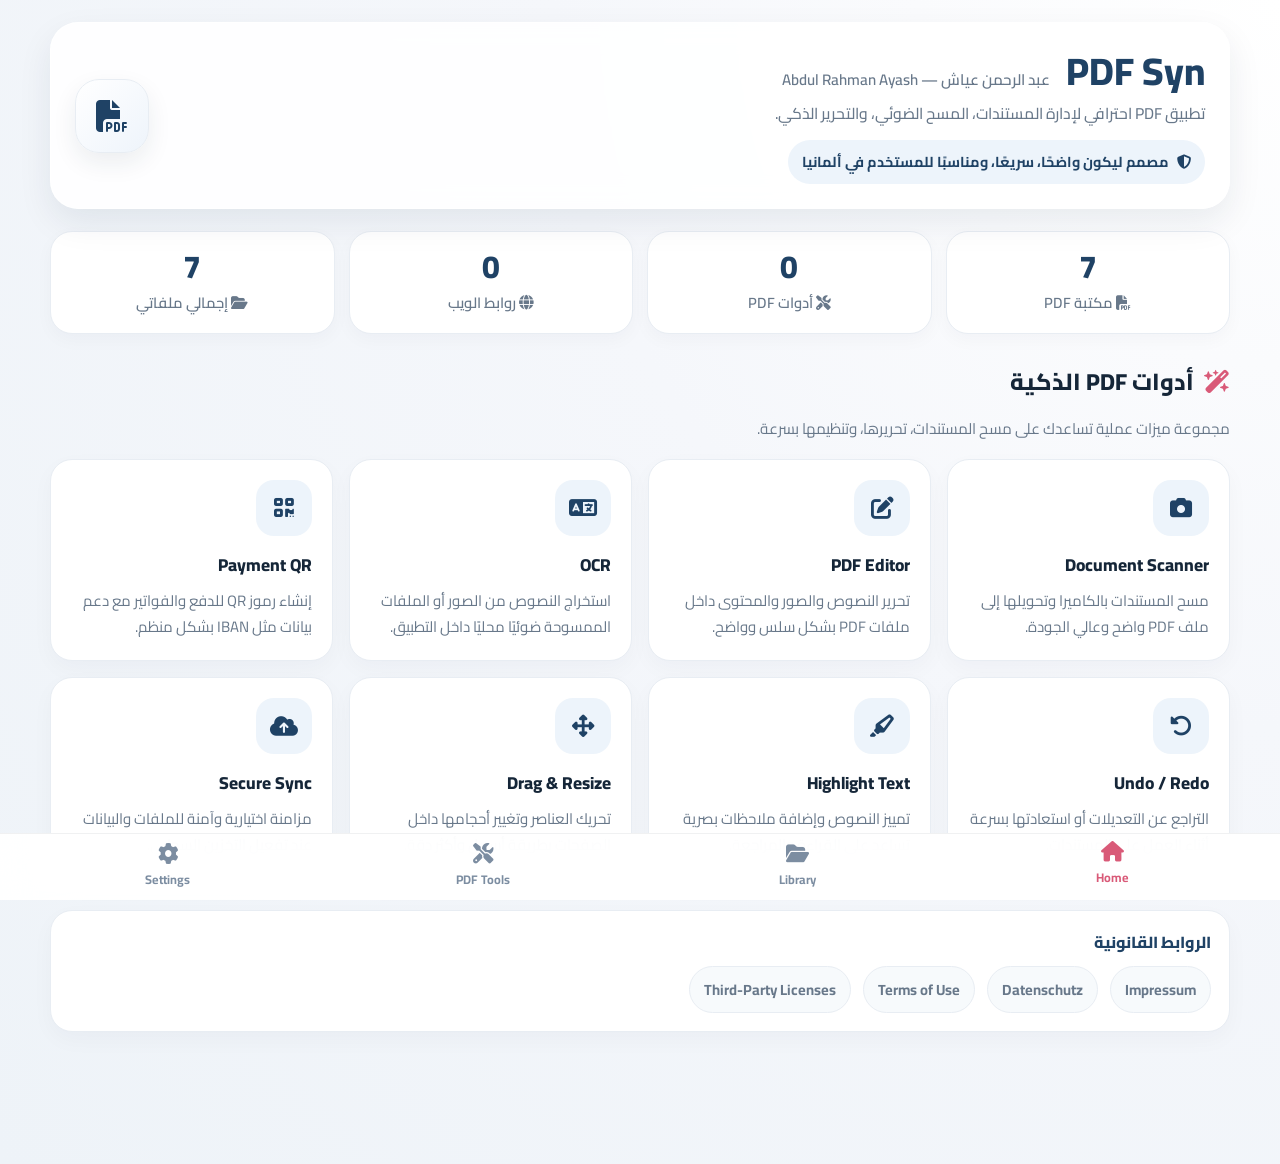
<file: index.html>
<!DOCTYPE html>
<html lang="ar" dir="rtl">
<head>
  <meta charset="UTF-8" />
  <meta name="viewport" content="width=device-width, initial-scale=1.0, viewport-fit=cover" />
  <title>PDF Syn – تطبيق PDF احترافي</title>
  <meta
    name="description"
    content="PDF Syn هو تطبيق PDF احترافي لإدارة الملفات والمسح الضوئي والتحرير وأدوات PDF الذكية."
  />

  <link
    rel="stylesheet"
    href="https://cdnjs.cloudflare.com/ajax/libs/font-awesome/6.5.2/css/all.min.css"
  />
  <link
    href="https://fonts.googleapis.com/css2?family=Cairo:wght@400;500;600;700;800&display=swap"
    rel="stylesheet"
  />

  <style>
    :root {
      --bg: #f5f7fb;
      --surface: rgba(255, 255, 255, 0.88);
      --card: #ffffff;
      --text: #152638;
      --muted: #68788a;
      --line: #e8edf3;
      --primary: #1f4265;
      --primary-soft: #edf4fb;
      --accent: #d95a78;
      --shadow: 0 14px 34px rgba(18, 38, 63, 0.08);
      --radius-xl: 28px;
      --radius-lg: 22px;
      --radius-md: 18px;
      --radius-sm: 14px;
      --max-width: 1180px;
    }

    * {
      box-sizing: border-box;
      margin: 0;
      padding: 0;
    }

    html {
      scroll-behavior: smooth;
    }

    body {
      font-family: "Cairo", sans-serif;
      background:
        radial-gradient(circle at top right, #ffffff 0%, #f5f7fb 42%, #eef3f8 100%);
      color: var(--text);
      line-height: 1.7;
      padding-bottom: 92px;
    }

    a {
      color: inherit;
      text-decoration: none;
    }

    .container {
      width: min(var(--max-width), calc(100% - 28px));
      margin: 0 auto;
      padding: 22px 0 40px;
    }

    .hero-card {
      background: var(--surface);
      border: 1px solid rgba(255, 255, 255, 0.7);
      backdrop-filter: blur(14px);
      -webkit-backdrop-filter: blur(14px);
      border-radius: var(--radius-xl);
      box-shadow: var(--shadow);
      padding: 24px;
      display: flex;
      align-items: center;
      justify-content: space-between;
      gap: 18px;
      margin-bottom: 22px;
    }

    .hero-text h1 {
      font-size: clamp(1.7rem, 3vw, 2.4rem);
      font-weight: 800;
      color: var(--primary);
      line-height: 1.25;
      margin-bottom: 6px;
    }

    .hero-text .sub-name {
      font-size: 0.95rem;
      color: var(--muted);
      font-weight: 600;
      display: inline-block;
      margin-right: 8px;
    }

    .hero-text p {
      color: var(--muted);
      font-size: 0.98rem;
      font-weight: 500;
    }

    .hero-badge {
      display: inline-flex;
      align-items: center;
      gap: 8px;
      margin-top: 12px;
      padding: 10px 14px;
      border-radius: 999px;
      background: var(--primary-soft);
      color: var(--primary);
      font-size: 0.9rem;
      font-weight: 700;
    }

    .hero-icon {
      width: 74px;
      height: 74px;
      border-radius: 24px;
      display: grid;
      place-items: center;
      flex-shrink: 0;
      background: linear-gradient(135deg, #ffffff, #eef4fb);
      border: 1px solid var(--line);
      box-shadow: 0 10px 24px rgba(24, 45, 70, 0.08);
      color: var(--primary);
      font-size: 2rem;
    }

    .stats-grid {
      display: grid;
      grid-template-columns: repeat(4, 1fr);
      gap: 14px;
      margin-bottom: 28px;
    }

    .stat-card {
      background: var(--card);
      border: 1px solid var(--line);
      border-radius: var(--radius-lg);
      padding: 18px 14px;
      text-align: center;
      box-shadow: 0 6px 18px rgba(17, 34, 51, 0.03);
      transition: transform 0.2s ease, box-shadow 0.2s ease, border-color 0.2s ease;
    }

    .stat-card:hover {
      transform: translateY(-3px);
      border-color: #d5e2ef;
      box-shadow: 0 14px 28px rgba(17, 34, 51, 0.08);
    }

    .stat-number {
      font-size: 2rem;
      line-height: 1;
      font-weight: 800;
      color: var(--primary);
      margin-bottom: 8px;
    }

    .stat-label {
      font-size: 0.92rem;
      color: var(--muted);
      font-weight: 600;
    }

    .section-header {
      display: flex;
      align-items: center;
      justify-content: space-between;
      gap: 12px;
      margin-bottom: 14px;
      margin-top: 8px;
    }

    .section-title {
      display: inline-flex;
      align-items: center;
      gap: 10px;
      font-size: 1.45rem;
      font-weight: 800;
      color: var(--text);
    }

    .section-title i {
      color: var(--accent);
    }

    .section-note {
      color: var(--muted);
      font-size: 0.95rem;
      margin-bottom: 18px;
    }

    .tools-grid {
      display: grid;
      grid-template-columns: repeat(4, 1fr);
      gap: 16px;
    }

    .tool-card {
      background: var(--card);
      border: 1px solid var(--line);
      border-radius: var(--radius-lg);
      padding: 20px;
      transition: transform 0.25s ease, box-shadow 0.25s ease, border-color 0.25s ease;
      box-shadow: 0 8px 22px rgba(17, 34, 51, 0.03);
      min-height: 200px;
    }

    .tool-card:hover {
      transform: translateY(-4px);
      border-color: #d6e2ef;
      box-shadow: 0 18px 32px rgba(17, 34, 51, 0.08);
    }

    .tool-icon {
      width: 56px;
      height: 56px;
      border-radius: 18px;
      display: grid;
      place-items: center;
      background: var(--primary-soft);
      color: var(--primary);
      font-size: 1.4rem;
      margin-bottom: 14px;
    }

    .tool-card h3 {
      font-size: 1.08rem;
      font-weight: 800;
      margin-bottom: 8px;
      color: var(--text);
    }

    .tool-card p {
      color: var(--muted);
      font-size: 0.94rem;
      line-height: 1.75;
    }

    .legal-box {
      margin-top: 30px;
      background: var(--card);
      border: 1px solid var(--line);
      border-radius: var(--radius-lg);
      padding: 18px;
      box-shadow: 0 8px 22px rgba(17, 34, 51, 0.03);
    }

    .legal-title {
      font-size: 1rem;
      font-weight: 800;
      margin-bottom: 10px;
      color: var(--primary);
    }

    .legal-links {
      display: flex;
      flex-wrap: wrap;
      gap: 12px;
    }

    .legal-links a {
      padding: 10px 14px;
      border-radius: 999px;
      background: #f7fafc;
      border: 1px solid var(--line);
      color: var(--muted);
      font-size: 0.92rem;
      font-weight: 700;
      transition: all 0.2s ease;
    }

    .legal-links a:hover {
      border-color: #cedae7;
      color: var(--primary);
      background: #f0f6fc;
    }

    .bottom-nav {
      position: fixed;
      right: 0;
      left: 0;
      bottom: 0;
      z-index: 100;
      background: rgba(255, 255, 255, 0.94);
      backdrop-filter: blur(16px);
      -webkit-backdrop-filter: blur(16px);
      border-top: 1px solid rgba(15, 23, 42, 0.06);
      display: flex;
      justify-content: space-around;
      align-items: center;
      padding: 10px 10px calc(10px + env(safe-area-inset-bottom));
    }

    .nav-item {
      display: flex;
      flex-direction: column;
      align-items: center;
      gap: 4px;
      min-width: 64px;
      color: #7c8da1;
      font-size: 0.78rem;
      font-weight: 700;
      transition: transform 0.18s ease, color 0.18s ease;
    }

    .nav-item i {
      font-size: 1.28rem;
    }

    .nav-item:hover,
    .nav-item.active {
      color: var(--accent);
      transform: translateY(-2px);
    }

    @media (max-width: 1080px) {
      .tools-grid {
        grid-template-columns: repeat(3, 1fr);
      }

      .stats-grid {
        grid-template-columns: repeat(2, 1fr);
      }
    }

    @media (max-width: 720px) {
      .container {
        width: min(100% - 18px, 100%);
      }

      .hero-card {
        flex-direction: column;
        text-align: center;
      }

      .hero-text .sub-name {
        display: block;
        margin-right: 0;
        margin-top: 4px;
      }

      .section-header {
        align-items: flex-start;
        flex-direction: column;
      }

      .tools-grid {
        grid-template-columns: 1fr;
      }
    }

    @media (max-width: 480px) {
      body {
        padding-bottom: 88px;
      }

      .hero-card {
        padding: 18px;
        border-radius: 22px;
      }

      .stats-grid {
        grid-template-columns: repeat(2, 1fr);
        gap: 12px;
      }

      .stat-card,
      .tool-card,
      .legal-box {
        border-radius: 18px;
      }

      .section-title {
        font-size: 1.2rem;
      }

      .tool-card {
        min-height: auto;
      }
    }
  </style>
</head>
<body>
  <main class="container">
    <section class="hero-card">
      <div class="hero-text">
        <h1>
          PDF Syn
          <span class="sub-name">عبد الرحمن عياش — Abdul Rahman Ayash</span>
        </h1>
        <p>تطبيق PDF احترافي لإدارة المستندات، المسح الضوئي، والتحرير الذكي.</p>
        <div class="hero-badge">
          <i class="fas fa-shield-halved"></i>
          <span>مصمم ليكون واضحًا، سريعًا، ومناسبًا للمستخدم في ألمانيا</span>
        </div>
      </div>

      <div class="hero-icon">
        <i class="fas fa-file-pdf"></i>
      </div>
    </section>

    <section class="stats-grid" aria-label="إحصائيات التطبيق">
      <article class="stat-card">
        <div class="stat-number">7</div>
        <div class="stat-label"><i class="fas fa-file-pdf"></i> مكتبة PDF</div>
      </article>

      <article class="stat-card">
        <div class="stat-number">0</div>
        <div class="stat-label"><i class="fas fa-screwdriver-wrench"></i> أدوات PDF</div>
      </article>

      <article class="stat-card">
        <div class="stat-number">0</div>
        <div class="stat-label"><i class="fas fa-globe"></i> روابط الويب</div>
      </article>

      <article class="stat-card">
        <div class="stat-number">7</div>
        <div class="stat-label"><i class="fas fa-folder-open"></i> إجمالي ملفاتي</div>
      </article>
    </section>

    <section aria-labelledby="tools-title">
      <div class="section-header">
        <h2 class="section-title" id="tools-title">
          <i class="fas fa-wand-magic-sparkles"></i>
          <span>أدوات PDF الذكية</span>
        </h2>
      </div>

      <p class="section-note">
        مجموعة ميزات عملية تساعدك على مسح المستندات، تحريرها، وتنظيمها بسرعة.
      </p>

      <div class="tools-grid">
        <article class="tool-card">
          <div class="tool-icon"><i class="fas fa-camera"></i></div>
          <h3>Document Scanner</h3>
          <p>مسح المستندات بالكاميرا وتحويلها إلى ملف PDF واضح وعالي الجودة.</p>
        </article>

        <article class="tool-card">
          <div class="tool-icon"><i class="fas fa-pen-to-square"></i></div>
          <h3>PDF Editor</h3>
          <p>تحرير النصوص والصور والمحتوى داخل ملفات PDF بشكل سلس وواضح.</p>
        </article>

        <article class="tool-card">
          <div class="tool-icon"><i class="fas fa-language"></i></div>
          <h3>OCR</h3>
          <p>استخراج النصوص من الصور أو الملفات الممسوحة ضوئيًا محليًا داخل التطبيق.</p>
        </article>

        <article class="tool-card">
          <div class="tool-icon"><i class="fas fa-qrcode"></i></div>
          <h3>Payment QR</h3>
          <p>إنشاء رموز QR للدفع والفواتير مع دعم بيانات مثل IBAN بشكل منظم.</p>
        </article>

        <article class="tool-card">
          <div class="tool-icon"><i class="fas fa-rotate-left"></i></div>
          <h3>Undo / Redo</h3>
          <p>التراجع عن التعديلات أو استعادتها بسرعة أثناء العمل على المستندات.</p>
        </article>

        <article class="tool-card">
          <div class="tool-icon"><i class="fas fa-highlighter"></i></div>
          <h3>Highlight Text</h3>
          <p>تمييز النصوص وإضافة ملاحظات بصرية تساعد على القراءة والمراجعة.</p>
        </article>

        <article class="tool-card">
          <div class="tool-icon"><i class="fas fa-up-down-left-right"></i></div>
          <h3>Drag & Resize</h3>
          <p>تحريك العناصر وتغيير أحجامها داخل الصفحات بطريقة أسهل وأكثر دقة.</p>
        </article>

        <article class="tool-card">
          <div class="tool-icon"><i class="fas fa-cloud-arrow-up"></i></div>
          <h3>Secure Sync</h3>
          <p>مزامنة اختيارية وآمنة للملفات والبيانات عند تفعيل التخزين السحابي.</p>
        </article>
      </div>
    </section>

    <section class="legal-box" aria-labelledby="legal-title">
      <h2 class="legal-title" id="legal-title">الروابط القانونية</h2>
      <div class="legal-links">
        <a href="impressum.html">Impressum</a>
        <a href="datenschutz.html">Datenschutz</a>
        <a href="terms.html">Terms of Use</a>
        <a href="third-party.html">Third-Party Licenses</a>
      </div>
    </section>
  </main>

  <nav class="bottom-nav" aria-label="التنقل السفلي">
    <a href="index.html" class="nav-item active">
      <i class="fas fa-house"></i>
      <span>Home</span>
    </a>

    <a href="#" class="nav-item">
      <i class="fas fa-folder-open"></i>
      <span>Library</span>
    </a>

    <a href="#" class="nav-item">
      <i class="fas fa-screwdriver-wrench"></i>
      <span>PDF Tools</span>
    </a>

    <a href="#" class="nav-item">
      <i class="fas fa-gear"></i>
      <span>Settings</span>
    </a>
  </nav>
</body>
</html>
</file>
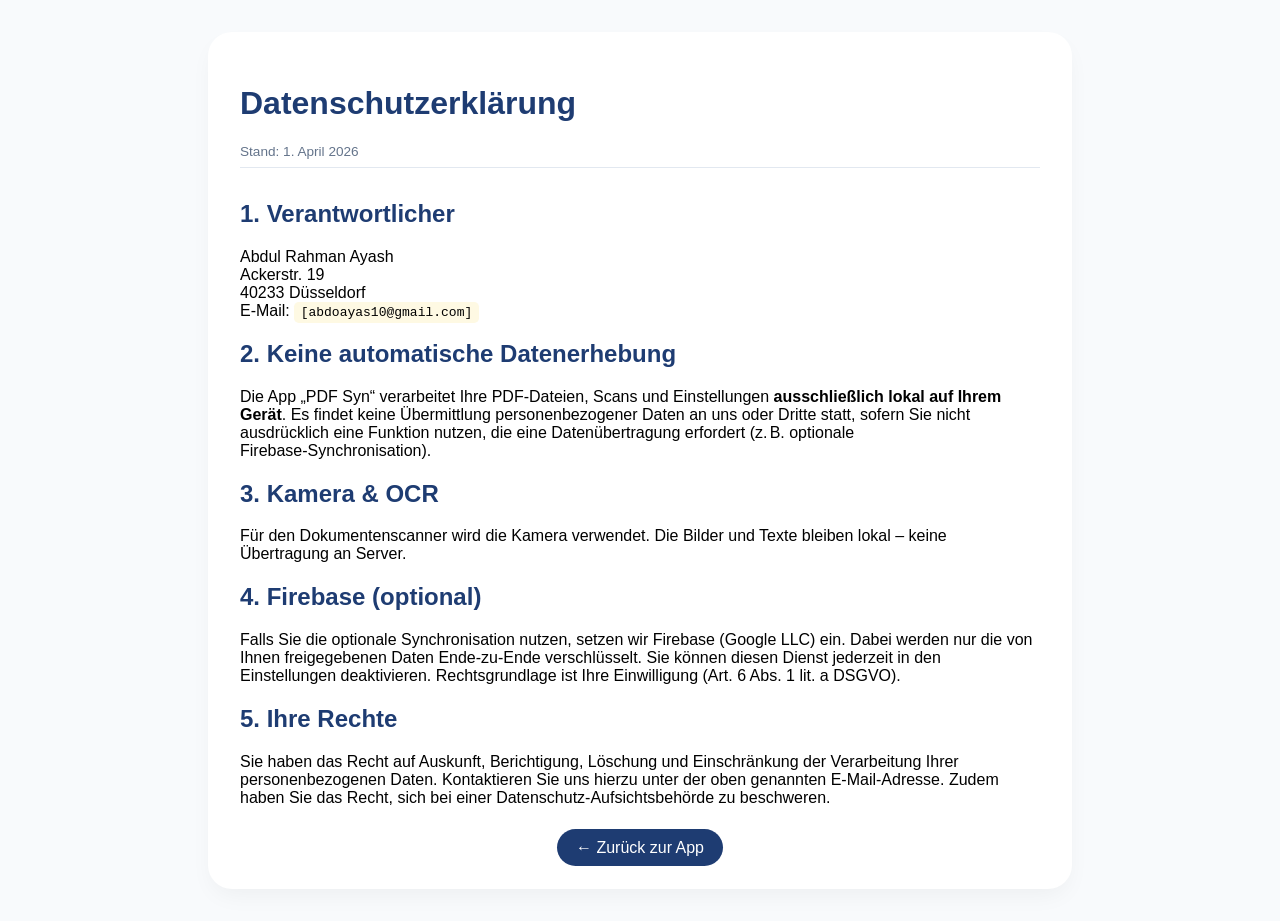
<file: datenschutz.html>
<!DOCTYPE html>
<html lang="de" dir="ltr">
<head>
    <meta charset="UTF-8">
    <meta name="viewport" content="width=device-width, initial-scale=1.0">
    <title>Datenschutzerklärung | PDF Syn</title>
    <style>
        body { font-family: 'Inter', sans-serif; background: #f8fafc; margin: 0; padding: 2rem; direction: ltr; text-align: left; }
        .container { max-width: 800px; margin: auto; background: white; border-radius: 1.5rem; padding: 2rem; box-shadow: 0 10px 25px -5px rgba(0,0,0,0.05); }
        h1, h2 { color: #1e3c72; }
        .last-updated { color: #64748b; font-size: 0.85rem; margin-bottom: 2rem; border-bottom: 1px solid #e2e8f0; padding-bottom: 0.5rem; }
        a { color: #4a9eff; text-decoration: none; }
        .back { margin-top: 2rem; text-align: center; }
        .placeholder { background: #fef9e3; padding: 0.2rem 0.4rem; border-radius: 0.3rem; font-family: monospace; }
    </style>
</head>
<body>
<div class="container">
    <h1>Datenschutzerklärung</h1>
    <div class="last-updated">Stand: 1. April 2026</div>

    <h2>1. Verantwortlicher</h2>
    <p>
        Abdul Rahman Ayash<br>
        Ackerstr. 19<br>
        40233 Düsseldorf<br>
        E-Mail: <span class="placeholder">[abdoayas10@gmail.com]</span>
    </p>

    <h2>2. Keine automatische Datenerhebung</h2>
    <p>Die App „PDF Syn“ verarbeitet Ihre PDF‑Dateien, Scans und Einstellungen <strong>ausschließlich lokal auf Ihrem Gerät</strong>. Es findet keine Übermittlung personenbezogener Daten an uns oder Dritte statt, sofern Sie nicht ausdrücklich eine Funktion nutzen, die eine Datenübertragung erfordert (z. B. optionale Firebase‑Synchronisation).</p>

    <h2>3. Kamera & OCR</h2>
    <p>Für den Dokumentenscanner wird die Kamera verwendet. Die Bilder und Texte bleiben lokal – keine Übertragung an Server.</p>

    <h2>4. Firebase (optional)</h2>
    <p>Falls Sie die optionale Synchronisation nutzen, setzen wir Firebase (Google LLC) ein. Dabei werden nur die von Ihnen freigegebenen Daten Ende‑zu‑Ende verschlüsselt. Sie können diesen Dienst jederzeit in den Einstellungen deaktivieren. Rechtsgrundlage ist Ihre Einwilligung (Art. 6 Abs. 1 lit. a DSGVO).</p>

    <h2>5. Ihre Rechte</h2>
    <p>Sie haben das Recht auf Auskunft, Berichtigung, Löschung und Einschränkung der Verarbeitung Ihrer personenbezogenen Daten. Kontaktieren Sie uns hierzu unter der oben genannten E-Mail-Adresse. Zudem haben Sie das Recht, sich bei einer Datenschutz-Aufsichtsbehörde zu beschweren.</p>

    <div class="back">
        <a href="index.html" style="background: #1e3c72; color: white; padding: 0.6rem 1.2rem; border-radius: 2rem; text-decoration: none;">← Zurück zur App</a>
    </div>
</div>
</body>
</html>
</file>
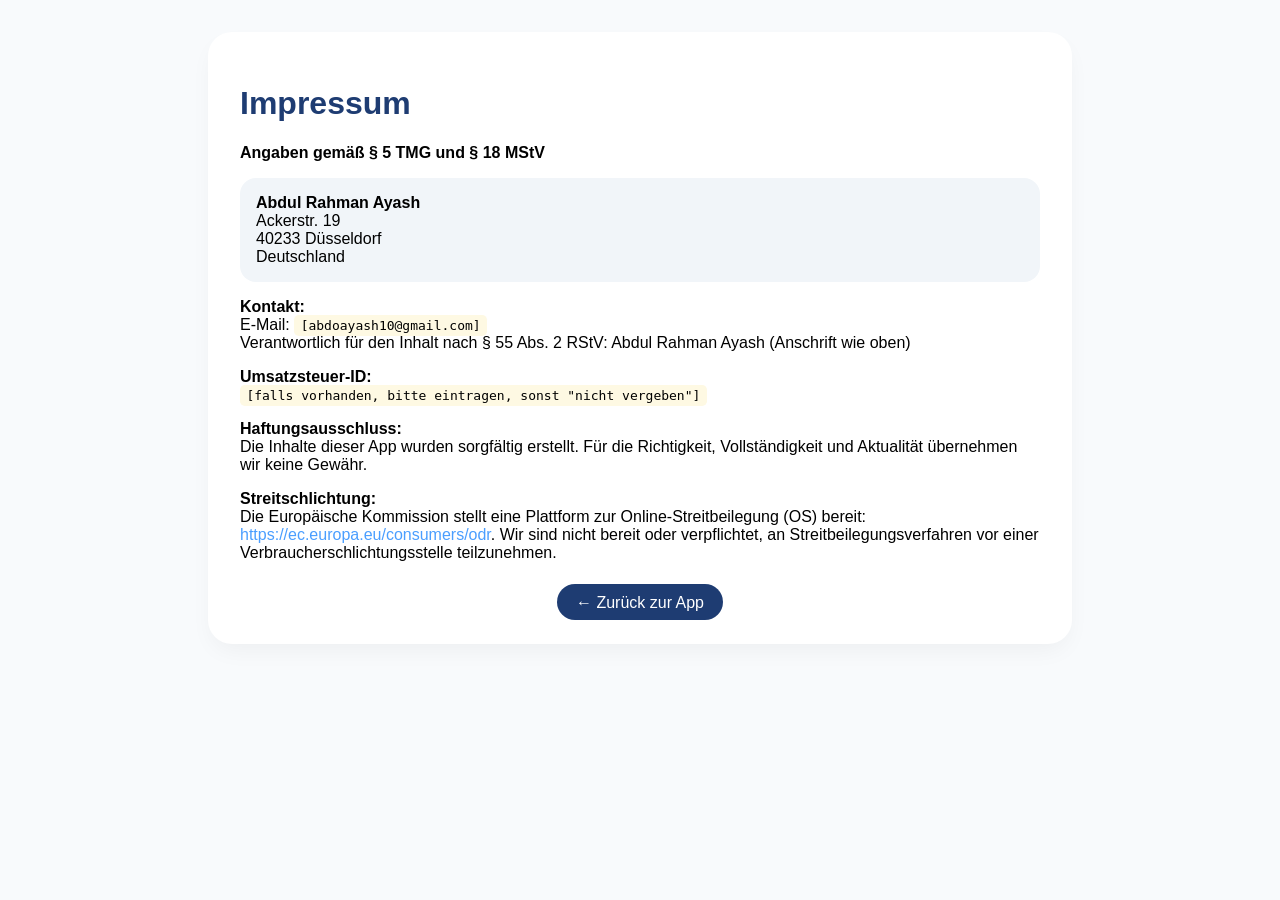
<file: impressum.html>
<!DOCTYPE html>
<html lang="de" dir="ltr">
<head>
    <meta charset="UTF-8">
    <meta name="viewport" content="width=device-width, initial-scale=1.0">
    <title>Impressum | PDF Syn</title>
    <style>
        body { font-family: 'Inter', sans-serif; background: #f8fafc; margin: 0; padding: 2rem; direction: ltr; text-align: left; }
        .container { max-width: 800px; margin: auto; background: white; border-radius: 1.5rem; padding: 2rem; box-shadow: 0 10px 25px -5px rgba(0,0,0,0.05); }
        h1 { color: #1e3c72; }
        address { background: #f1f5f9; padding: 1rem; border-radius: 1rem; margin: 1rem 0; font-style: normal; }
        a { color: #4a9eff; text-decoration: none; }
        .back { margin-top: 2rem; text-align: center; }
        .placeholder { background: #fef9e3; padding: 0.2rem 0.4rem; border-radius: 0.3rem; font-family: monospace; }
    </style>
</head>
<body>
<div class="container">
    <h1>Impressum</h1>
    <p><strong>Angaben gemäß § 5 TMG und § 18 MStV</strong></p>
    <address>
        <strong>Abdul Rahman Ayash</strong><br>
        Ackerstr. 19<br>
        40233 Düsseldorf<br>
        Deutschland
    </address>
    <p><strong>Kontakt:</strong><br>
        E-Mail: <span class="placeholder">[abdoayash10@gmail.com]</span><br>
        Verantwortlich für den Inhalt nach § 55 Abs. 2 RStV: Abdul Rahman Ayash (Anschrift wie oben)
    </p>
    <p><strong>Umsatzsteuer-ID:</strong><br>
        <span class="placeholder">[falls vorhanden, bitte eintragen, sonst "nicht vergeben"]</span>
    </p>
    <p><strong>Haftungsausschluss:</strong><br>
        Die Inhalte dieser App wurden sorgfältig erstellt. Für die Richtigkeit, Vollständigkeit und Aktualität übernehmen wir keine Gewähr.
    </p>
    <p><strong>Streitschlichtung:</strong><br>
        Die Europäische Kommission stellt eine Plattform zur Online-Streitbeilegung (OS) bereit: <a href="https://ec.europa.eu/consumers/odr" target="_blank">https://ec.europa.eu/consumers/odr</a>. Wir sind nicht bereit oder verpflichtet, an Streitbeilegungsverfahren vor einer Verbraucherschlichtungsstelle teilzunehmen.
    </p>
    <div class="back">
        <a href="index.html" style="background: #1e3c72; color: white; padding: 0.6rem 1.2rem; border-radius: 2rem; text-decoration: none;">← Zurück zur App</a>
    </div>
</div>
</body>
</html>
</file>
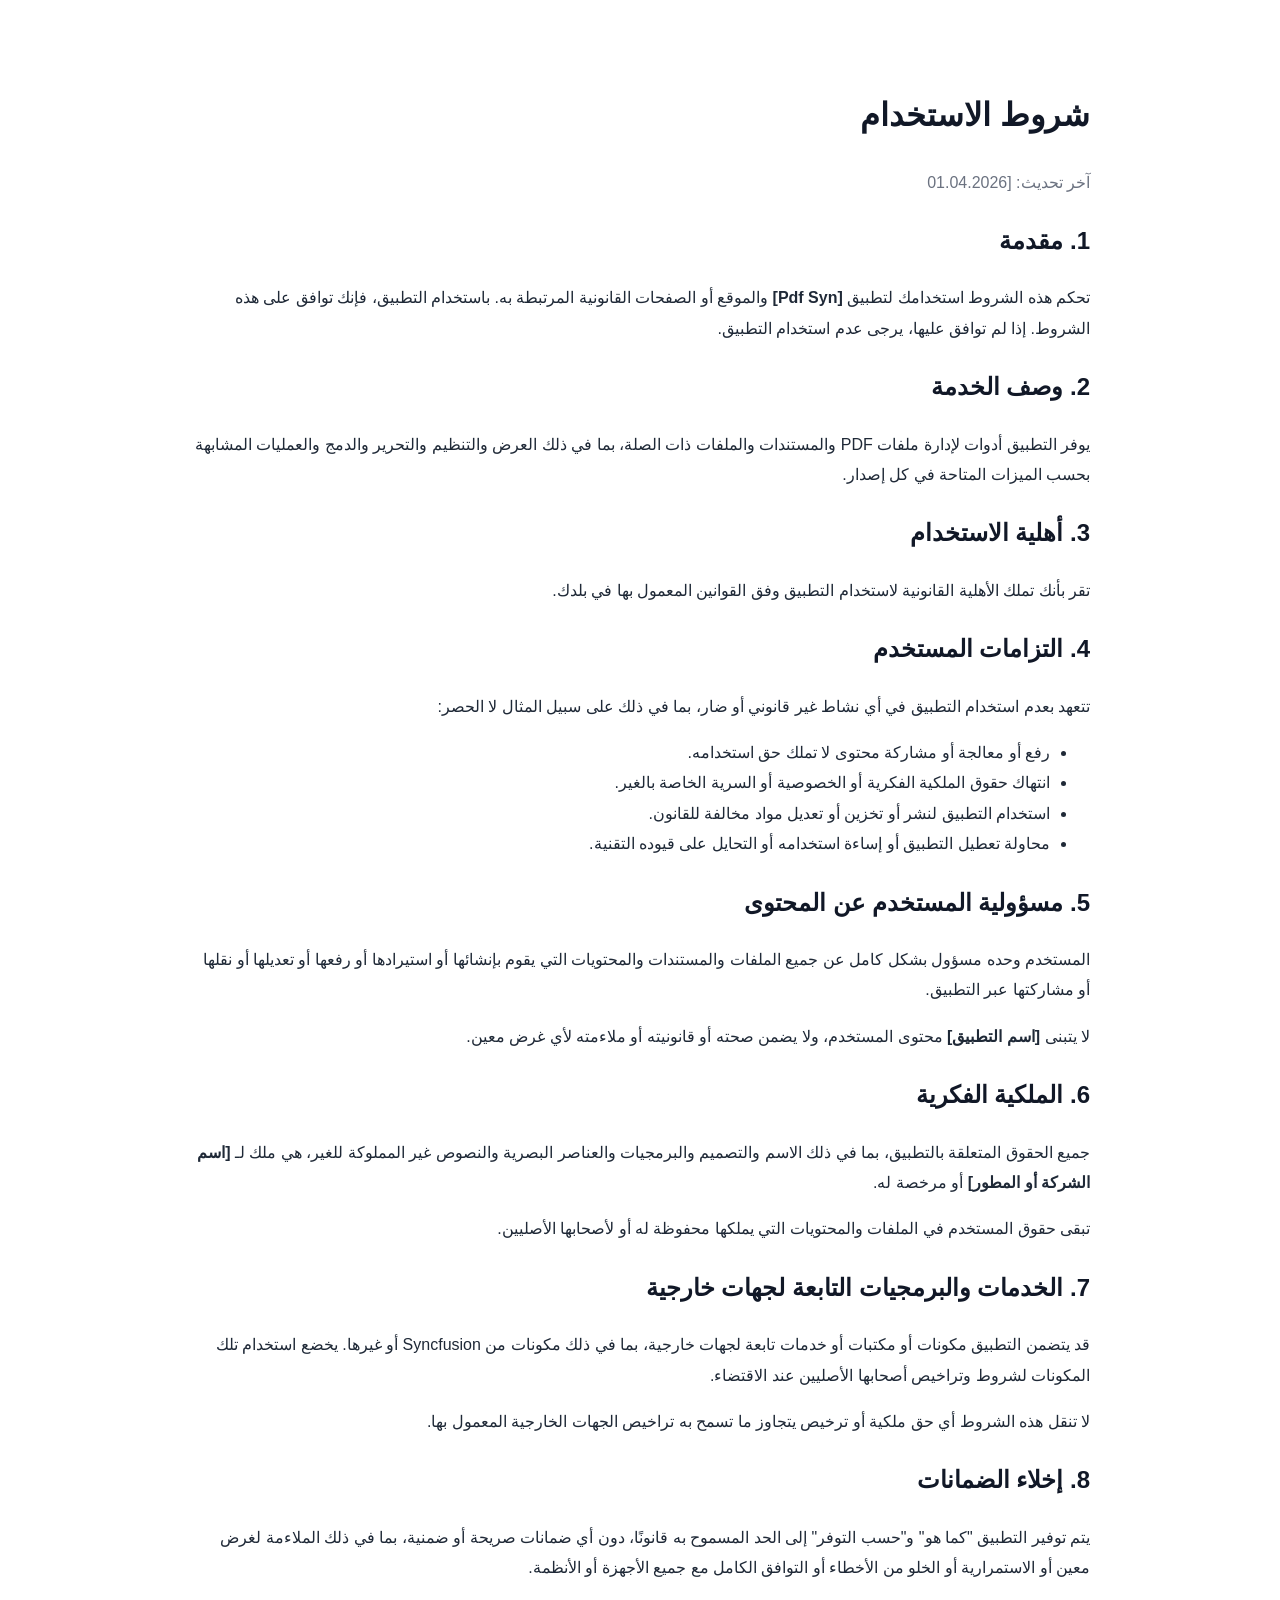
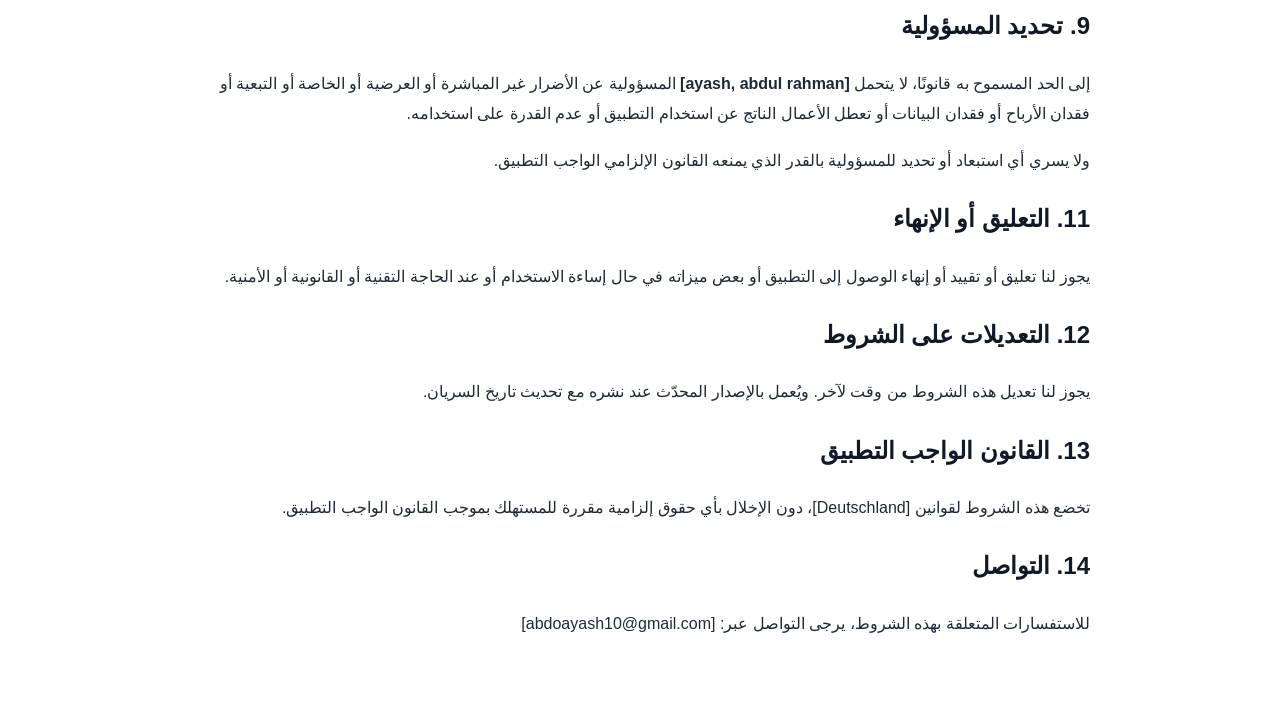
<file: terms.html>
<!doctype html>
<html lang="ar" dir="rtl">
<head>
  <meta charset="utf-8" />
  <meta name="viewport" content="width=device-width,initial-scale=1" />
  <title>شروط الاستخدام - [Pdf syn]</title>
  <style>
    body{font-family:Arial,sans-serif;max-width:900px;margin:40px auto;padding:24px;line-height:1.9;color:#1f2937}
    h1,h2{color:#111827}
    .muted{color:#6b7280}
  </style>
</head>
<body>
  <h1>شروط الاستخدام</h1>
  <p class="muted">آخر تحديث: [01.04.2026</p>

  <h2>1. مقدمة</h2>
  <p>
    تحكم هذه الشروط استخدامك لتطبيق <strong>[Pdf Syn]</strong> والموقع أو الصفحات القانونية المرتبطة به.
    باستخدام التطبيق، فإنك توافق على هذه الشروط. إذا لم توافق عليها، يرجى عدم استخدام التطبيق.
  </p>

  <h2>2. وصف الخدمة</h2>
  <p>
    يوفر التطبيق أدوات لإدارة ملفات PDF والمستندات والملفات ذات الصلة، بما في ذلك العرض والتنظيم والتحرير والدمج
    والعمليات المشابهة بحسب الميزات المتاحة في كل إصدار.
  </p>

  <h2>3. أهلية الاستخدام</h2>
  <p>
    تقر بأنك تملك الأهلية القانونية لاستخدام التطبيق وفق القوانين المعمول بها في بلدك.
  </p>

  <h2>4. التزامات المستخدم</h2>
  <p>تتعهد بعدم استخدام التطبيق في أي نشاط غير قانوني أو ضار، بما في ذلك على سبيل المثال لا الحصر:</p>
  <ul>
    <li>رفع أو معالجة أو مشاركة محتوى لا تملك حق استخدامه.</li>
    <li>انتهاك حقوق الملكية الفكرية أو الخصوصية أو السرية الخاصة بالغير.</li>
    <li>استخدام التطبيق لنشر أو تخزين أو تعديل مواد مخالفة للقانون.</li>
    <li>محاولة تعطيل التطبيق أو إساءة استخدامه أو التحايل على قيوده التقنية.</li>
  </ul>

  <h2>5. مسؤولية المستخدم عن المحتوى</h2>
  <p>
    المستخدم وحده مسؤول بشكل كامل عن جميع الملفات والمستندات والمحتويات التي يقوم بإنشائها أو استيرادها أو رفعها
    أو تعديلها أو نقلها أو مشاركتها عبر التطبيق.
  </p>
  <p>
    لا يتبنى <strong>[اسم التطبيق]</strong> محتوى المستخدم، ولا يضمن صحته أو قانونيته أو ملاءمته لأي غرض معين.
  </p>

  <h2>6. الملكية الفكرية</h2>
  <p>
    جميع الحقوق المتعلقة بالتطبيق، بما في ذلك الاسم والتصميم والبرمجيات والعناصر البصرية والنصوص غير المملوكة للغير،
    هي ملك لـ <strong>[اسم الشركة أو المطور]</strong> أو مرخصة له.
  </p>
  <p>
    تبقى حقوق المستخدم في الملفات والمحتويات التي يملكها محفوظة له أو لأصحابها الأصليين.
  </p>

  <h2>7. الخدمات والبرمجيات التابعة لجهات خارجية</h2>
  <p>
    قد يتضمن التطبيق مكونات أو مكتبات أو خدمات تابعة لجهات خارجية، بما في ذلك مكونات من Syncfusion أو غيرها.
    يخضع استخدام تلك المكونات لشروط وتراخيص أصحابها الأصليين عند الاقتضاء.
  </p>
  <p>
    لا تنقل هذه الشروط أي حق ملكية أو ترخيص يتجاوز ما تسمح به تراخيص الجهات الخارجية المعمول بها.
  </p>

  <h2>8. إخلاء الضمانات</h2>
  <p>
    يتم توفير التطبيق "كما هو" و"حسب التوفر" إلى الحد المسموح به قانونًا، دون أي ضمانات صريحة أو ضمنية،
    بما في ذلك الملاءمة لغرض معين أو الاستمرارية أو الخلو من الأخطاء أو التوافق الكامل مع جميع الأجهزة أو الأنظمة.
  </p>

  <h2>9. تحديد المسؤولية</h2>
  <p>
    إلى الحد المسموح به قانونًا، لا يتحمل <strong>[ayash, abdul rahman]</strong> المسؤولية عن الأضرار غير المباشرة
    أو العرضية أو الخاصة أو التبعية أو فقدان الأرباح أو فقدان البيانات أو تعطل الأعمال الناتج عن استخدام التطبيق
    أو عدم القدرة على استخدامه.
  </p>
  <p>
    ولا يسري أي استبعاد أو تحديد للمسؤولية بالقدر الذي يمنعه القانون الإلزامي الواجب التطبيق.
  </p>

  <h2>11. التعليق أو الإنهاء</h2>
  <p>
    يجوز لنا تعليق أو تقييد أو إنهاء الوصول إلى التطبيق أو بعض ميزاته في حال إساءة الاستخدام أو عند الحاجة
    التقنية أو القانونية أو الأمنية.
  </p>

  <h2>12. التعديلات على الشروط</h2>
  <p>
    يجوز لنا تعديل هذه الشروط من وقت لآخر. ويُعمل بالإصدار المحدّث عند نشره مع تحديث تاريخ السريان.
  </p>

  <h2>13. القانون الواجب التطبيق</h2>
  <p>
    تخضع هذه الشروط لقوانين [Deutschland]، دون الإخلال بأي حقوق إلزامية مقررة للمستهلك بموجب القانون الواجب التطبيق.
  </p>

  <h2>14. التواصل</h2>
  <p>
    للاستفسارات المتعلقة بهذه الشروط، يرجى التواصل عبر:
    [abdoayash10@gmail.com]
  </p>
</body>
</html>
</file>
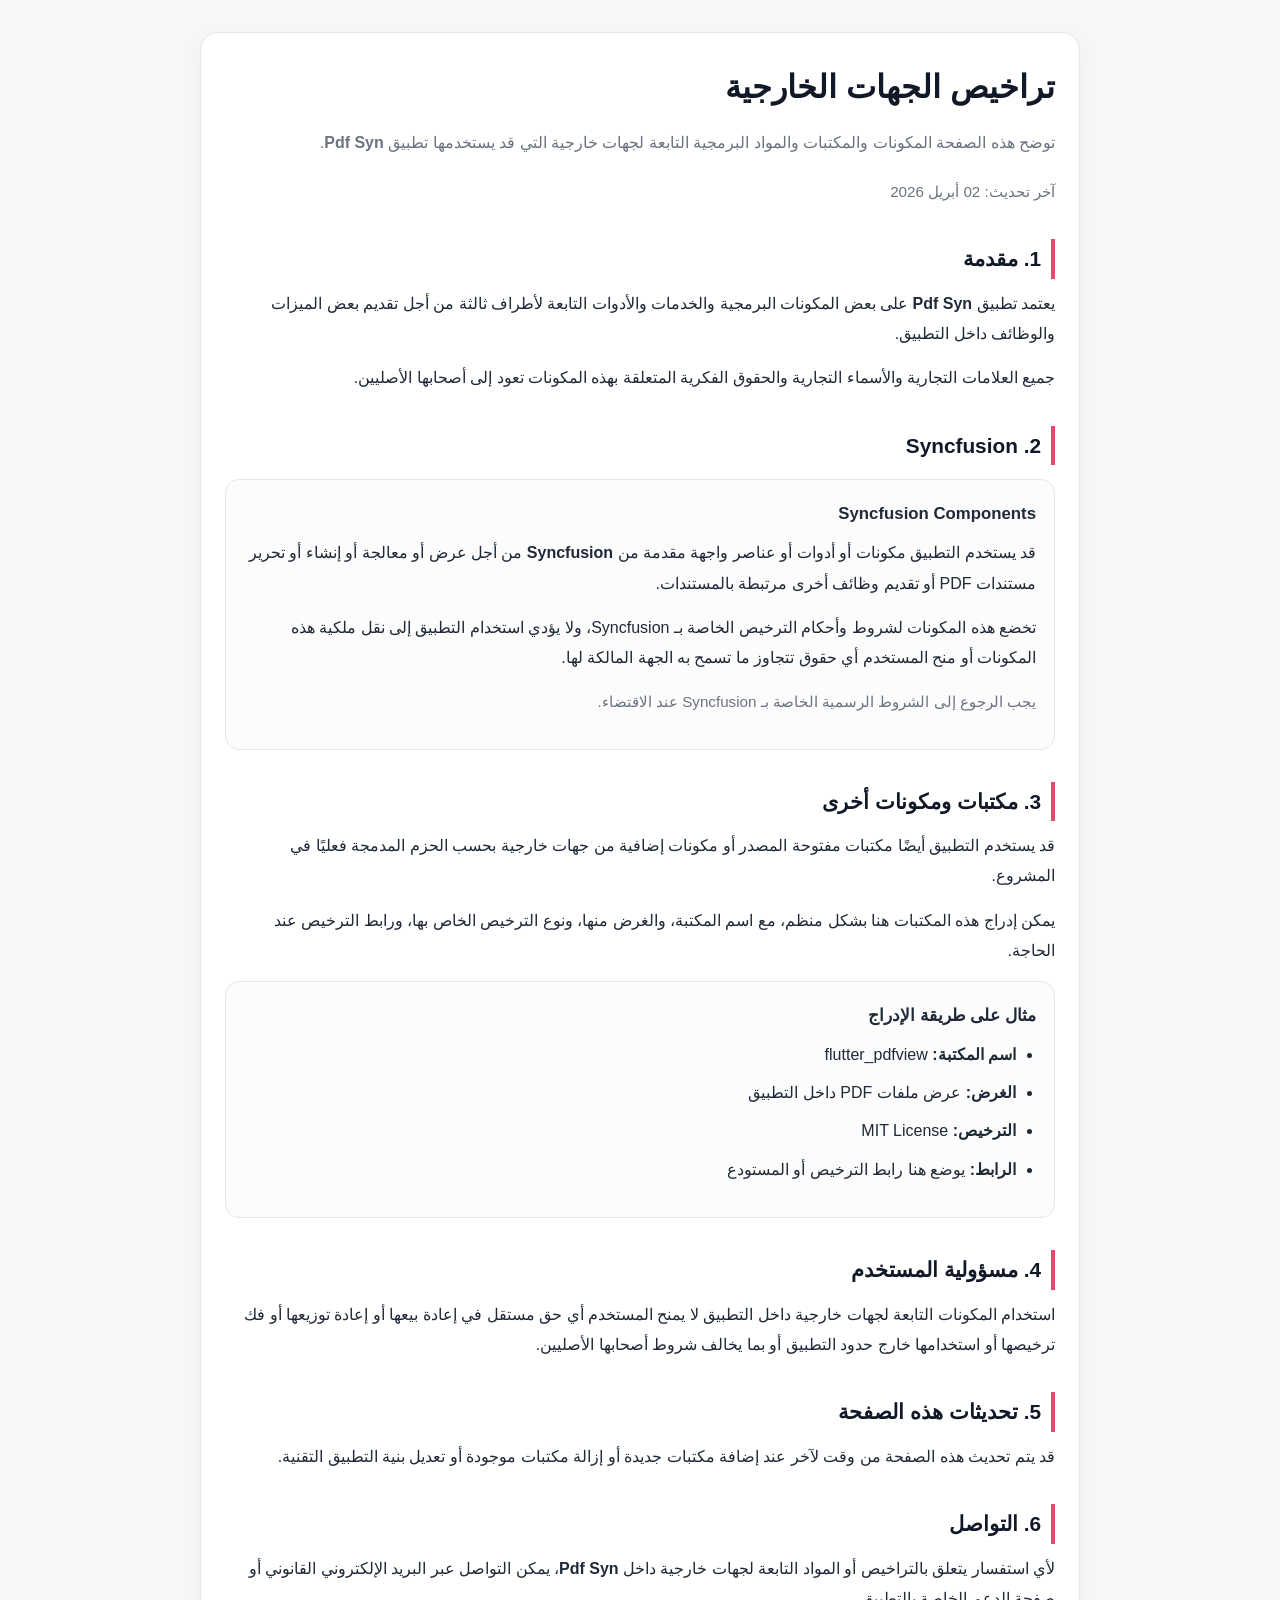
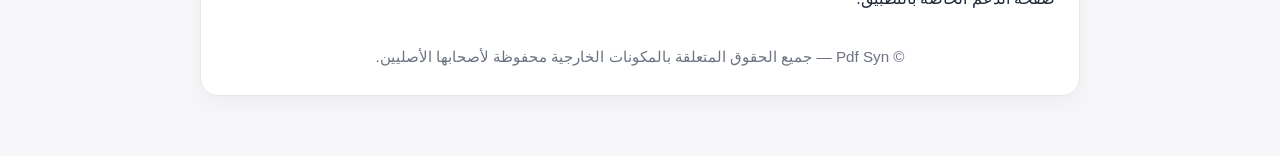
<file: third-party.html>
<!doctype html>
<html lang="ar" dir="rtl">
<head>
  <meta charset="utf-8" />
  <meta name="viewport" content="width=device-width, initial-scale=1" />
  <title>تراخيص الجهات الخارجية - Pdf Syn</title>
  <meta name="description" content="صفحة تراخيص الجهات الخارجية الخاصة بتطبيق Pdf Syn" />
  <style>
    :root {
      --bg: #f7f7f9;
      --card: #ffffff;
      --text: #1f2937;
      --muted: #6b7280;
      --line: #e5e7eb;
      --primary: #d94f70;
    }

    * {
      box-sizing: border-box;
    }

    body {
      margin: 0;
      font-family: Arial, sans-serif;
      background: var(--bg);
      color: var(--text);
      line-height: 1.9;
    }

    .container {
      max-width: 920px;
      margin: 0 auto;
      padding: 32px 20px 60px;
    }

    .card {
      background: var(--card);
      border: 1px solid var(--line);
      border-radius: 18px;
      padding: 24px;
      box-shadow: 0 8px 24px rgba(0,0,0,0.04);
    }

    h1 {
      margin: 0 0 10px;
      font-size: 2rem;
      color: #111827;
    }

    h2 {
      margin-top: 32px;
      margin-bottom: 10px;
      font-size: 1.3rem;
      color: #111827;
      border-right: 4px solid var(--primary);
      padding-right: 10px;
    }

    p {
      margin: 0 0 14px;
    }

    .intro {
      color: var(--muted);
      margin-bottom: 20px;
    }

    .meta {
      color: var(--muted);
      font-size: 0.95rem;
      margin-bottom: 24px;
    }

    .license-box {
      border: 1px solid var(--line);
      border-radius: 14px;
      padding: 18px;
      margin-top: 14px;
      background: #fcfcfd;
    }

    .license-box h3 {
      margin: 0 0 8px;
      font-size: 1.05rem;
    }

    .small {
      color: var(--muted);
      font-size: 0.95rem;
    }

    ul {
      padding-right: 20px;
      margin-top: 8px;
      margin-bottom: 14px;
    }

    li {
      margin-bottom: 8px;
    }

    footer {
      margin-top: 28px;
      color: var(--muted);
      font-size: 0.95rem;
      text-align: center;
    }

    a {
      color: var(--primary);
      text-decoration: none;
    }

    a:hover {
      text-decoration: underline;
    }

    @media (max-width: 640px) {
      .container {
        padding: 20px 14px 40px;
      }

      .card {
        padding: 18px;
        border-radius: 14px;
      }

      h1 {
        font-size: 1.6rem;
      }

      h2 {
        font-size: 1.1rem;
      }
    }
  </style>
</head>
<body>
  <main class="container">
    <section class="card">
      <h1>تراخيص الجهات الخارجية</h1>
      <p class="intro">
        توضح هذه الصفحة المكونات والمكتبات والمواد البرمجية التابعة لجهات خارجية
        التي قد يستخدمها تطبيق <strong>Pdf Syn</strong>.
      </p>

      <p class="meta">
        آخر تحديث: 02 أبريل 2026
      </p>

      <h2>1. مقدمة</h2>
      <p>
        يعتمد تطبيق <strong>Pdf Syn</strong> على بعض المكونات البرمجية والخدمات
        والأدوات التابعة لأطراف ثالثة من أجل تقديم بعض الميزات والوظائف داخل التطبيق.
      </p>
      <p>
        جميع العلامات التجارية والأسماء التجارية والحقوق الفكرية المتعلقة بهذه
        المكونات تعود إلى أصحابها الأصليين.
      </p>

      <h2>2. Syncfusion</h2>
      <div class="license-box">
        <h3>Syncfusion Components</h3>
        <p>
          قد يستخدم التطبيق مكونات أو أدوات أو عناصر واجهة مقدمة من
          <strong>Syncfusion</strong> من أجل عرض أو معالجة أو إنشاء أو تحرير
          مستندات PDF أو تقديم وظائف أخرى مرتبطة بالمستندات.
        </p>
        <p>
          تخضع هذه المكونات لشروط وأحكام الترخيص الخاصة بـ Syncfusion، ولا يؤدي
          استخدام التطبيق إلى نقل ملكية هذه المكونات أو منح المستخدم أي حقوق
          تتجاوز ما تسمح به الجهة المالكة لها.
        </p>
        <p class="small">
          يجب الرجوع إلى الشروط الرسمية الخاصة بـ Syncfusion عند الاقتضاء.
        </p>
      </div>

      <h2>3. مكتبات ومكونات أخرى</h2>
      <p>
        قد يستخدم التطبيق أيضًا مكتبات مفتوحة المصدر أو مكونات إضافية من جهات
        خارجية بحسب الحزم المدمجة فعليًا في المشروع.
      </p>
      <p>
        يمكن إدراج هذه المكتبات هنا بشكل منظم، مع اسم المكتبة، والغرض منها، ونوع
        الترخيص الخاص بها، ورابط الترخيص عند الحاجة.
      </p>

      <div class="license-box">
        <h3>مثال على طريقة الإدراج</h3>
        <ul>
          <li><strong>اسم المكتبة:</strong> flutter_pdfview</li>
          <li><strong>الغرض:</strong> عرض ملفات PDF داخل التطبيق</li>
          <li><strong>الترخيص:</strong> MIT License</li>
          <li><strong>الرابط:</strong> يوضع هنا رابط الترخيص أو المستودع</li>
        </ul>
      </div>

      <h2>4. مسؤولية المستخدم</h2>
      <p>
        استخدام المكونات التابعة لجهات خارجية داخل التطبيق لا يمنح المستخدم أي
        حق مستقل في إعادة بيعها أو إعادة توزيعها أو فك ترخيصها أو استخدامها خارج
        حدود التطبيق أو بما يخالف شروط أصحابها الأصليين.
      </p>

      <h2>5. تحديثات هذه الصفحة</h2>
      <p>
        قد يتم تحديث هذه الصفحة من وقت لآخر عند إضافة مكتبات جديدة أو إزالة
        مكتبات موجودة أو تعديل بنية التطبيق التقنية.
      </p>

      <h2>6. التواصل</h2>
      <p>
        لأي استفسار يتعلق بالتراخيص أو المواد التابعة لجهات خارجية داخل
        <strong>Pdf Syn</strong>، يمكن التواصل عبر البريد الإلكتروني القانوني أو
        صفحة الدعم الخاصة بالتطبيق.
      </p>

      <footer>
        © Pdf Syn — جميع الحقوق المتعلقة بالمكونات الخارجية محفوظة لأصحابها الأصليين.
      </footer>
    </section>
  </main>
</body>
</html>
</file>
